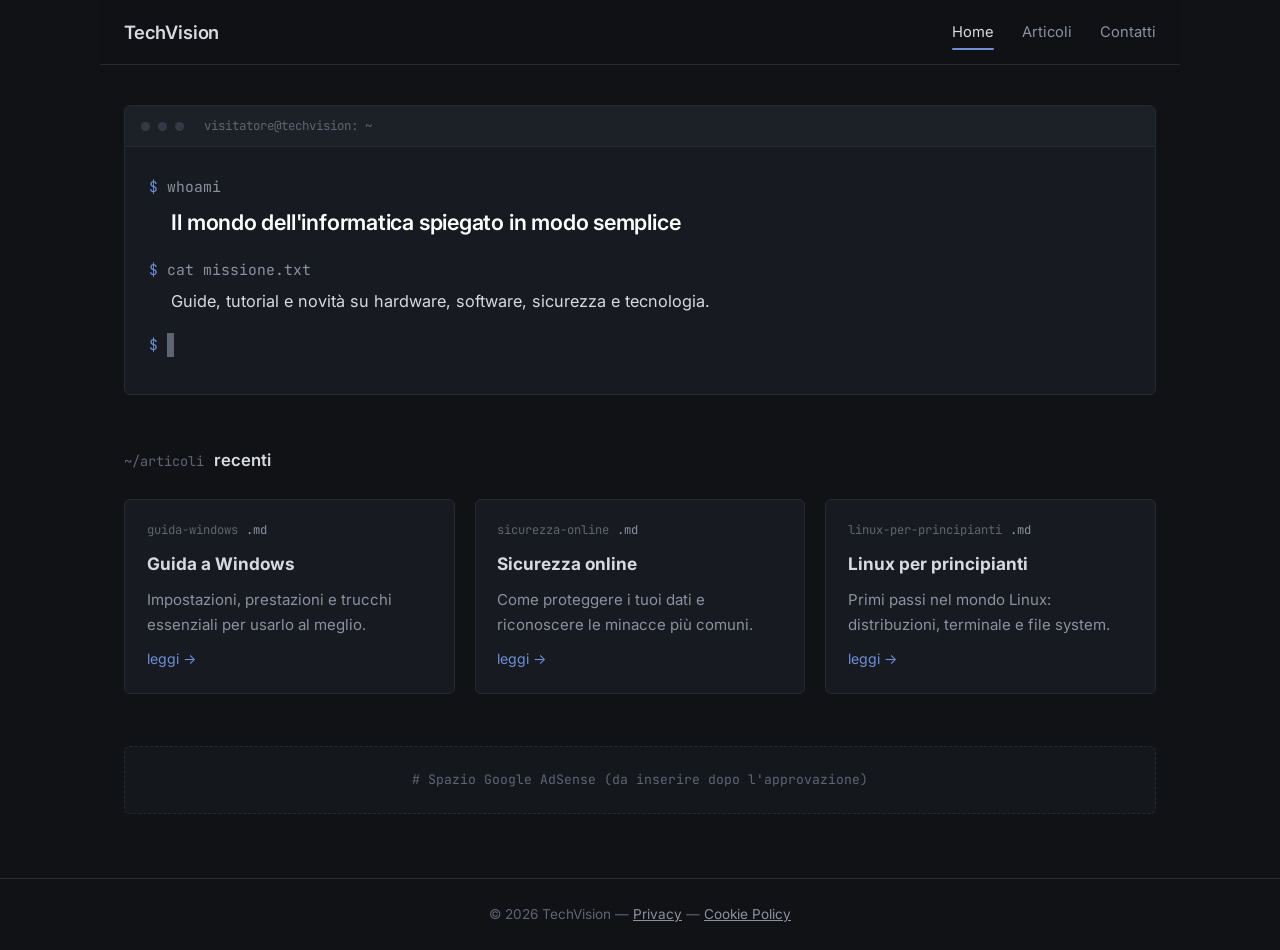
<file: index.html>
<!DOCTYPE html>
<html lang="it">
    <head>
        <meta charset="UTF-8">
        <meta name="viewport" content="width=device-width, initial-scale=1.0">
        <title>TechVision - Informatica e Tecnologia</title>
        <meta name="description" content="TechVision: guide, tutorial e novità su hardware, software, sicurezza e tecnologia, spiegati in modo semplice.">
        <link rel="icon" type="image/svg+xml" href="immagini/favicon.svg">
        <link rel="preconnect" href="https://fonts.googleapis.com">
        <link rel="preconnect" href="https://fonts.gstatic.com" crossorigin>
        <link href="https://fonts.googleapis.com/css2?family=JetBrains+Mono:wght@400;500;700&family=Inter:wght@400;500;600&display=swap" rel="stylesheet">
        <link rel="stylesheet" href="css/style.css">
    </head>
    <body>
        <header>
            <h1>TechVision</h1>
            <button class="nav-toggle" aria-expanded="false" aria-controls="main-nav">menu ☰</button>
            <nav id="main-nav">
                <a href="index.html" aria-current="page">Home</a>
                <a href="articoli.html">Articoli</a>
                <a href="contatti.html">Contatti</a>
            </nav>
        </header>

        <main>
            <section class="terminal hero" aria-label="Presentazione del sito">
                <div class="terminal-bar">
                    <span class="dot dot-red"></span>
                    <span class="dot dot-yellow"></span>
                    <span class="dot dot-green"></span>
                    <span class="terminal-title">visitatore@techvision: ~</span>
                </div>
                <div class="terminal-body">
                    <p class="line"><span class="prompt">$</span>whoami</p>
                    <p class="output lead">Il mondo dell'informatica spiegato in modo semplice</p>
                    <p class="line"><span class="prompt">$</span>cat missione.txt</p>
                    <p class="output">Guide, tutorial e novità su hardware, software, sicurezza e tecnologia.</p>
                    <p class="line"><span class="prompt">$</span><span class="cursor" aria-hidden="true">_</span></p>
                </div>
            </section>

            <section aria-labelledby="articoli-recenti">
                <div class="section-heading">
                    <span class="path">~/articoli</span>
                    <h2 id="articoli-recenti">recenti</h2>
                </div>
                <div class="cards">
                    <article class="card">
                        <div class="card-head"><span>guida-windows</span><span class="ext">.md</span></div>
                        <h3>Guida a Windows</h3>
                        <p>Impostazioni, prestazioni e trucchi essenziali per usarlo al meglio.</p>
                        <a class="read-more" href="articoli/guida-windows.html">leggi →</a>
                    </article>
                    <article class="card">
                        <div class="card-head"><span>sicurezza-online</span><span class="ext">.md</span></div>
                        <h3>Sicurezza online</h3>
                        <p>Come proteggere i tuoi dati e riconoscere le minacce più comuni.</p>
                        <a class="read-more" href="articoli/sicurezza-online.html">leggi →</a>
                    </article>
                    <article class="card">
                        <div class="card-head"><span>linux-per-principianti</span><span class="ext">.md</span></div>
                        <h3>Linux per principianti</h3>
                        <p>Primi passi nel mondo Linux: distribuzioni, terminale e file system.</p>
                        <a class="read-more" href="articoli/linux-per-principianti.html">leggi →</a>
                    </article>
                </div>
            </section>

            <div class="ads"># Spazio Google AdSense (da inserire dopo l'approvazione)</div>
        </main>

        <footer>© 2026 TechVision — <a href="privacy.html">Privacy</a> — <a href="cookie.html">Cookie Policy</a></footer>
        <script src="js/script.js"></script>
    </body>
</html>
</file>
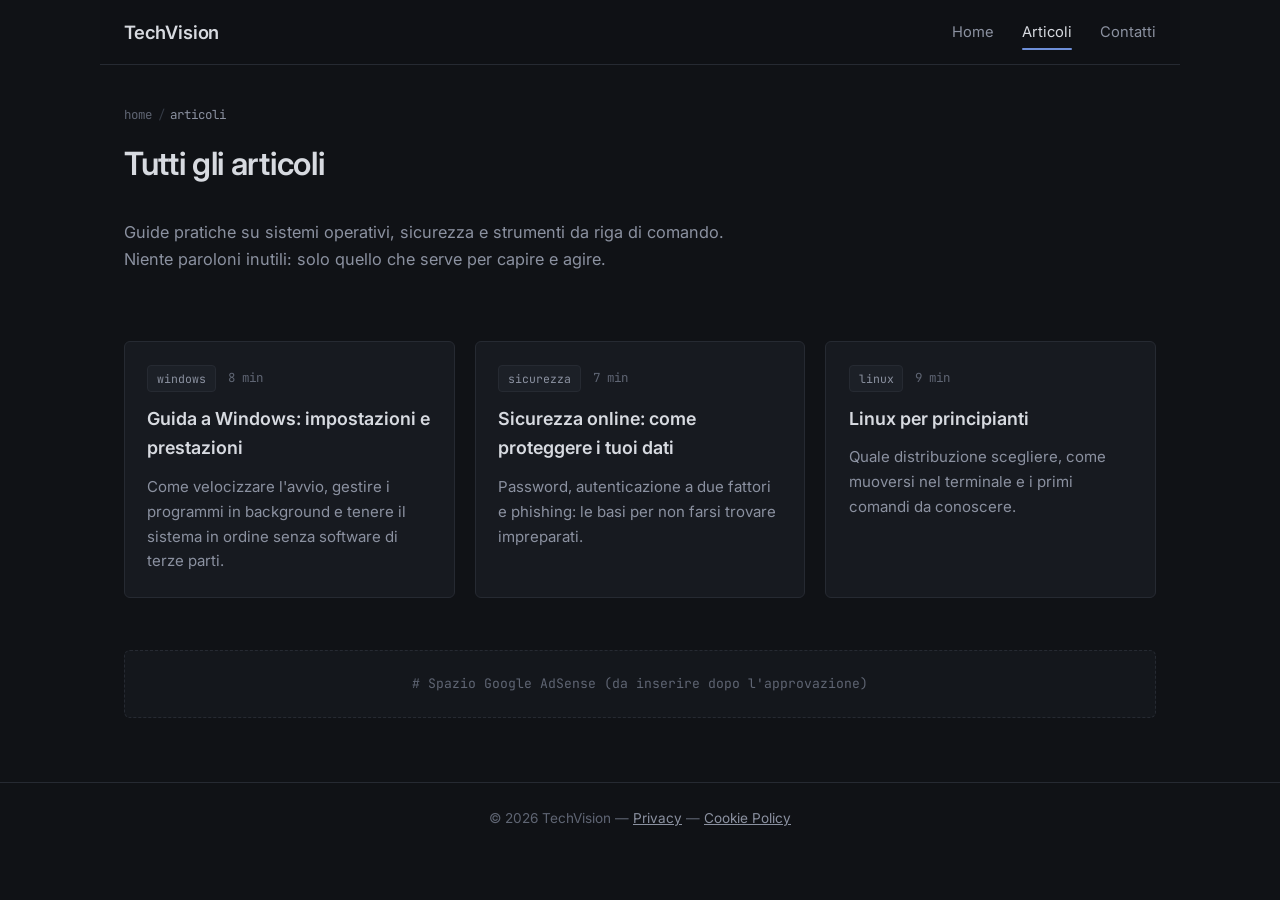
<file: articoli.html>
<!DOCTYPE html>
<html lang="it">
    <head>
        <meta charset="UTF-8">
        <meta name="viewport" content="width=device-width, initial-scale=1.0">
        <title>Articoli - TechVision</title>
        <meta name="description" content="Tutte le guide di TechVision su Windows, Linux e sicurezza informatica.">
        <link rel="icon" type="image/svg+xml" href="immagini/favicon.svg">
        <link rel="preconnect" href="https://fonts.googleapis.com">
        <link rel="preconnect" href="https://fonts.gstatic.com" crossorigin>
        <link href="https://fonts.googleapis.com/css2?family=JetBrains+Mono:wght@400;500;700&family=Inter:wght@400;500;600&display=swap" rel="stylesheet">
        <link rel="stylesheet" href="css/style.css">
    </head>
    <body>
        <header>
            <h1>TechVision</h1>
            <button class="nav-toggle" aria-expanded="false" aria-controls="main-nav">menu ☰</button>
            <nav id="main-nav">
                <a href="index.html">Home</a>
                <a href="articoli.html" aria-current="page">Articoli</a>
                <a href="contatti.html">Contatti</a>
            </nav>
        </header>

        <main>
            <section class="page-head">
                <p class="breadcrumb"><a href="index.html">home</a><span class="sep">/</span><span class="current">articoli</span></p>
                <h1>Tutti gli articoli</h1>
                <p class="lede">Guide pratiche su sistemi operativi, sicurezza e strumenti da riga di comando. Niente paroloni inutili: solo quello che serve per capire e agire.</p>
            </section>

            <section class="article-grid" aria-label="Elenco articoli">
                <article class="article-card">
                    <div class="meta-row"><span class="tag">windows</span><span>8 min</span></div>
                    <h3><a href="articoli/guida-windows.html">Guida a Windows: impostazioni e prestazioni</a></h3>
                    <p>Come velocizzare l'avvio, gestire i programmi in background e tenere il sistema in ordine senza software di terze parti.</p>
                </article>

                <article class="article-card">
                    <div class="meta-row"><span class="tag">sicurezza</span><span>7 min</span></div>
                    <h3><a href="articoli/sicurezza-online.html">Sicurezza online: come proteggere i tuoi dati</a></h3>
                    <p>Password, autenticazione a due fattori e phishing: le basi per non farsi trovare impreparati.</p>
                </article>

                <article class="article-card">
                    <div class="meta-row"><span class="tag">linux</span><span>9 min</span></div>
                    <h3><a href="articoli/linux-per-principianti.html">Linux per principianti</a></h3>
                    <p>Quale distribuzione scegliere, come muoversi nel terminale e i primi comandi da conoscere.</p>
                </article>
            </section>

            <div class="ads"># Spazio Google AdSense (da inserire dopo l'approvazione)</div>
        </main>

        <footer>© 2026 TechVision — <a href="privacy.html">Privacy</a> — <a href="cookie.html">Cookie Policy</a></footer>
        <script src="js/script.js"></script>
    </body>
</html>
</file>
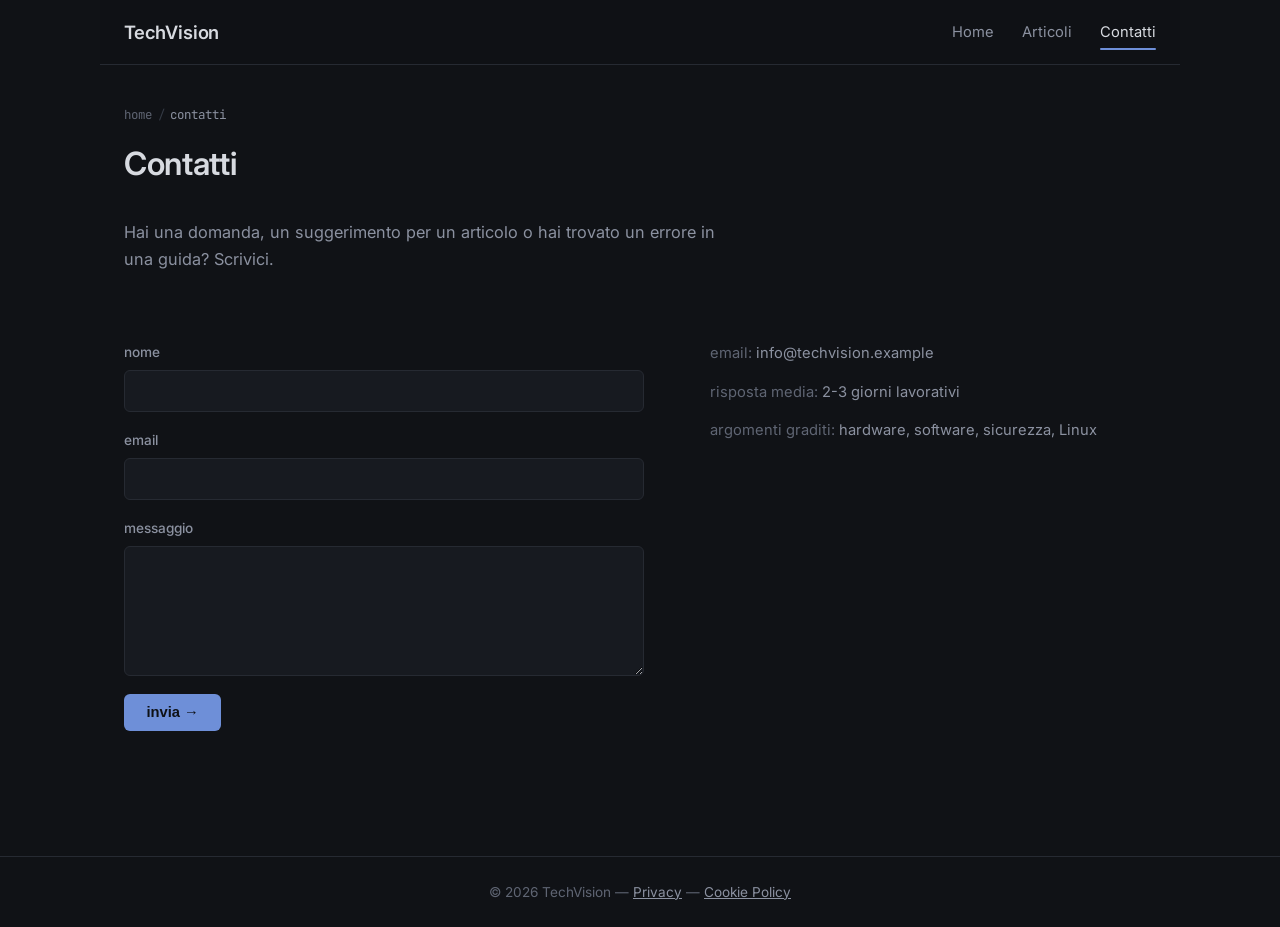
<file: contatti.html>
<!DOCTYPE html>
<html lang="it">
    <head>
        <meta charset="UTF-8">
        <meta name="viewport" content="width=device-width, initial-scale=1.0">
        <title>Contatti - TechVision</title>
        <meta name="description" content="Scrivi a TechVision per collaborazioni, segnalazioni o domande sugli articoli.">
        <link rel="icon" type="image/svg+xml" href="immagini/favicon.svg">
        <link rel="preconnect" href="https://fonts.googleapis.com">
        <link rel="preconnect" href="https://fonts.gstatic.com" crossorigin>
        <link href="https://fonts.googleapis.com/css2?family=JetBrains+Mono:wght@400;500;700&family=Inter:wght@400;500;600&display=swap" rel="stylesheet">
        <link rel="stylesheet" href="css/style.css">
    </head>
    <body>
        <header>
            <h1>TechVision</h1>
            <button class="nav-toggle" aria-expanded="false" aria-controls="main-nav">menu ☰</button>
            <nav id="main-nav">
                <a href="index.html">Home</a>
                <a href="articoli.html">Articoli</a>
                <a href="contatti.html" aria-current="page">Contatti</a>
            </nav>
        </header>

        <main>
            <section class="page-head">
                <p class="breadcrumb"><a href="index.html">home</a><span class="sep">/</span><span class="current">contatti</span></p>
                <h1>Contatti</h1>
                <p class="lede">Hai una domanda, un suggerimento per un articolo o hai trovato un errore in una guida? Scrivici.</p>
            </section>

            <div class="two-col">
                <form class="form" novalidate>
                    <div class="field">
                        <label for="nome">nome</label>
                        <input type="text" id="nome" name="nome" autocomplete="name" required>
                    </div>
                    <div class="field">
                        <label for="email">email</label>
                        <input type="email" id="email" name="email" autocomplete="email" required>
                    </div>
                    <div class="field">
                        <label for="messaggio">messaggio</label>
                        <textarea id="messaggio" name="messaggio" required></textarea>
                    </div>
                    <button type="submit" class="btn">invia →</button>
                    <p class="form-status" role="status" aria-live="polite"></p>
                </form>

                <aside class="contact-info">
                    <div class="item"><span>email:</span> info@techvision.example</div>
                    <div class="item"><span>risposta media:</span> 2-3 giorni lavorativi</div>
                    <div class="item"><span>argomenti graditi:</span> hardware, software, sicurezza, Linux</div>
                </aside>
            </div>
        </main>

        <footer>© 2026 TechVision — <a href="privacy.html">Privacy</a> — <a href="cookie.html">Cookie Policy</a></footer>
        <script src="js/script.js"></script>
    </body>
</html>
</file>
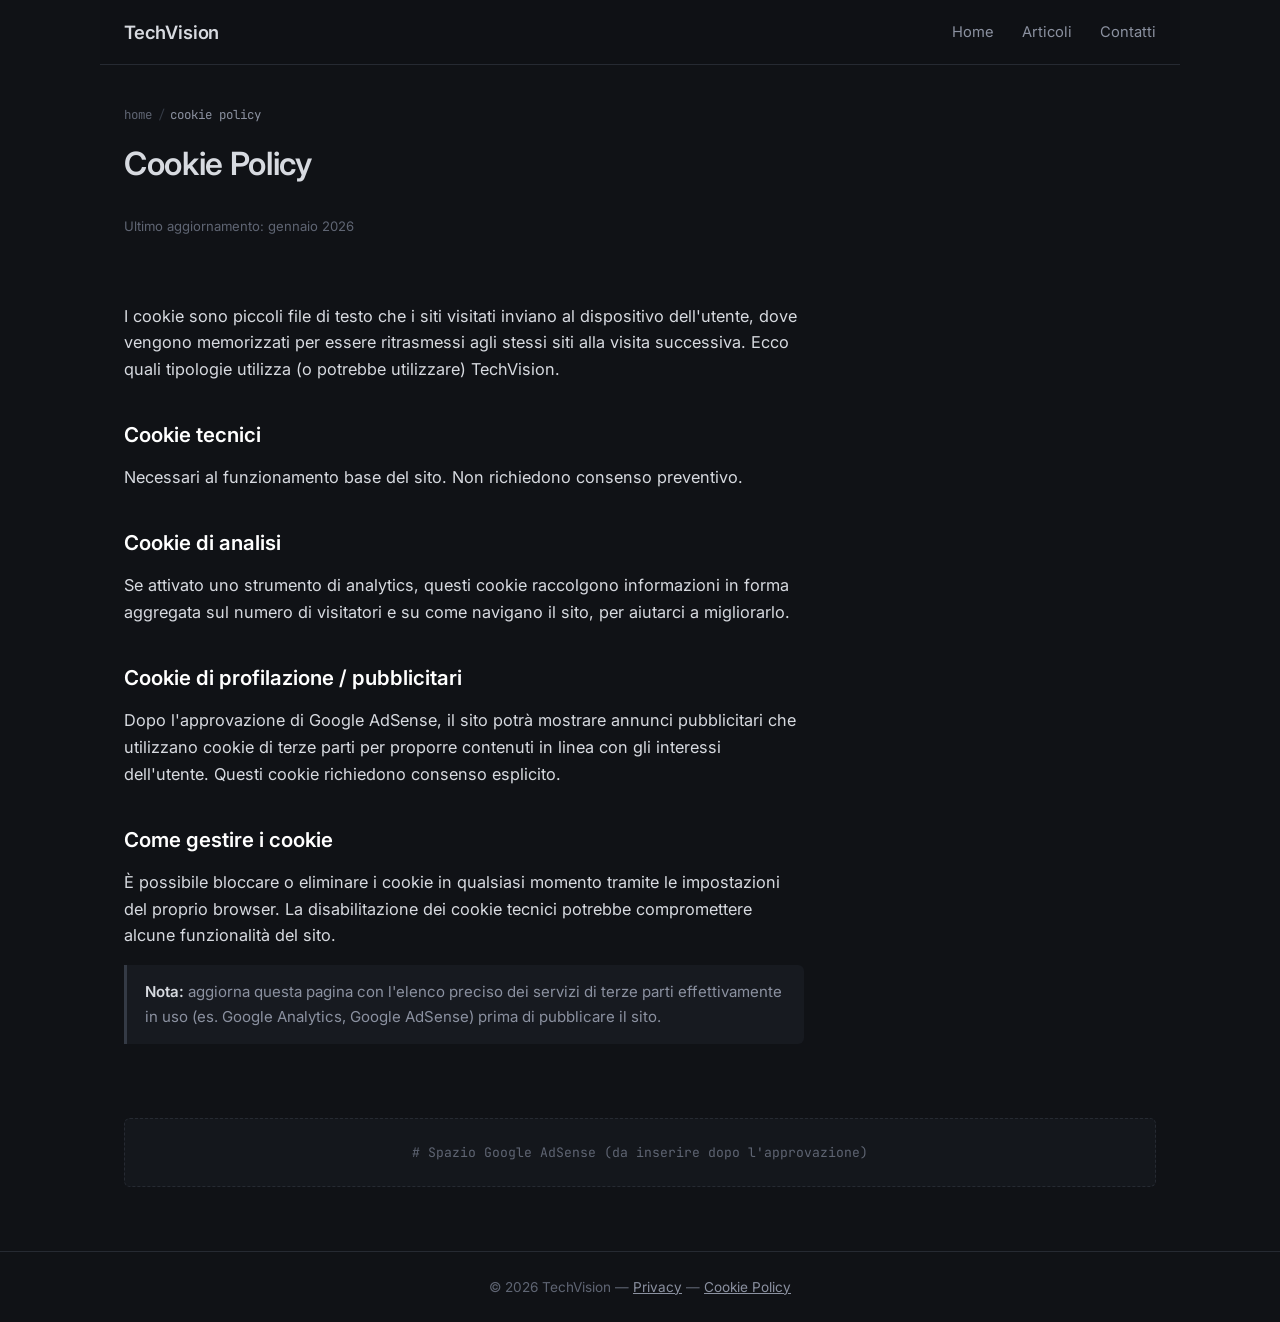
<file: cookie.html>
<!DOCTYPE html>
<html lang="it">
    <head>
        <meta charset="UTF-8">
        <meta name="viewport" content="width=device-width, initial-scale=1.0">
        <title>Cookie Policy - TechVision</title>
        <meta name="description" content="Informativa sui cookie utilizzati da TechVision.">
        <link rel="icon" type="image/svg+xml" href="immagini/favicon.svg">
        <link rel="preconnect" href="https://fonts.googleapis.com">
        <link rel="preconnect" href="https://fonts.gstatic.com" crossorigin>
        <link href="https://fonts.googleapis.com/css2?family=JetBrains+Mono:wght@400;500;700&family=Inter:wght@400;500;600&display=swap" rel="stylesheet">
        <link rel="stylesheet" href="css/style.css">
    </head>
    <body>
        <header>
            <h1>TechVision</h1>
            <button class="nav-toggle" aria-expanded="false" aria-controls="main-nav">menu ☰</button>
            <nav id="main-nav">
                <a href="index.html">Home</a>
                <a href="articoli.html">Articoli</a>
                <a href="contatti.html">Contatti</a>
            </nav>
        </header>

        <main>
            <section class="page-head legal">
                <p class="breadcrumb"><a href="index.html">home</a><span class="sep">/</span><span class="current">cookie policy</span></p>
                <h1>Cookie Policy</h1>
                <p class="updated">Ultimo aggiornamento: gennaio 2026</p>
            </section>

            <section class="prose legal">
                <p>I cookie sono piccoli file di testo che i siti visitati inviano al dispositivo dell'utente, dove vengono memorizzati per essere ritrasmessi agli stessi siti alla visita successiva. Ecco quali tipologie utilizza (o potrebbe utilizzare) TechVision.</p>

                <h2>Cookie tecnici</h2>
                <p>Necessari al funzionamento base del sito. Non richiedono consenso preventivo.</p>

                <h2>Cookie di analisi</h2>
                <p>Se attivato uno strumento di analytics, questi cookie raccolgono informazioni in forma aggregata sul numero di visitatori e su come navigano il sito, per aiutarci a migliorarlo.</p>

                <h2>Cookie di profilazione / pubblicitari</h2>
                <p>Dopo l'approvazione di Google AdSense, il sito potrà mostrare annunci pubblicitari che utilizzano cookie di terze parti per proporre contenuti in linea con gli interessi dell'utente. Questi cookie richiedono consenso esplicito.</p>

                <h2>Come gestire i cookie</h2>
                <p>È possibile bloccare o eliminare i cookie in qualsiasi momento tramite le impostazioni del proprio browser. La disabilitazione dei cookie tecnici potrebbe compromettere alcune funzionalità del sito.</p>

                <blockquote class="note"><strong>Nota:</strong> aggiorna questa pagina con l'elenco preciso dei servizi di terze parti effettivamente in uso (es. Google Analytics, Google AdSense) prima di pubblicare il sito.</blockquote>
            </section>

            <div class="ads"># Spazio Google AdSense (da inserire dopo l'approvazione)</div>
        </main>

        <footer>© 2026 TechVision — <a href="privacy.html">Privacy</a> — <a href="cookie.html">Cookie Policy</a></footer>
        <script src="js/script.js"></script>
    </body>
</html>
</file>
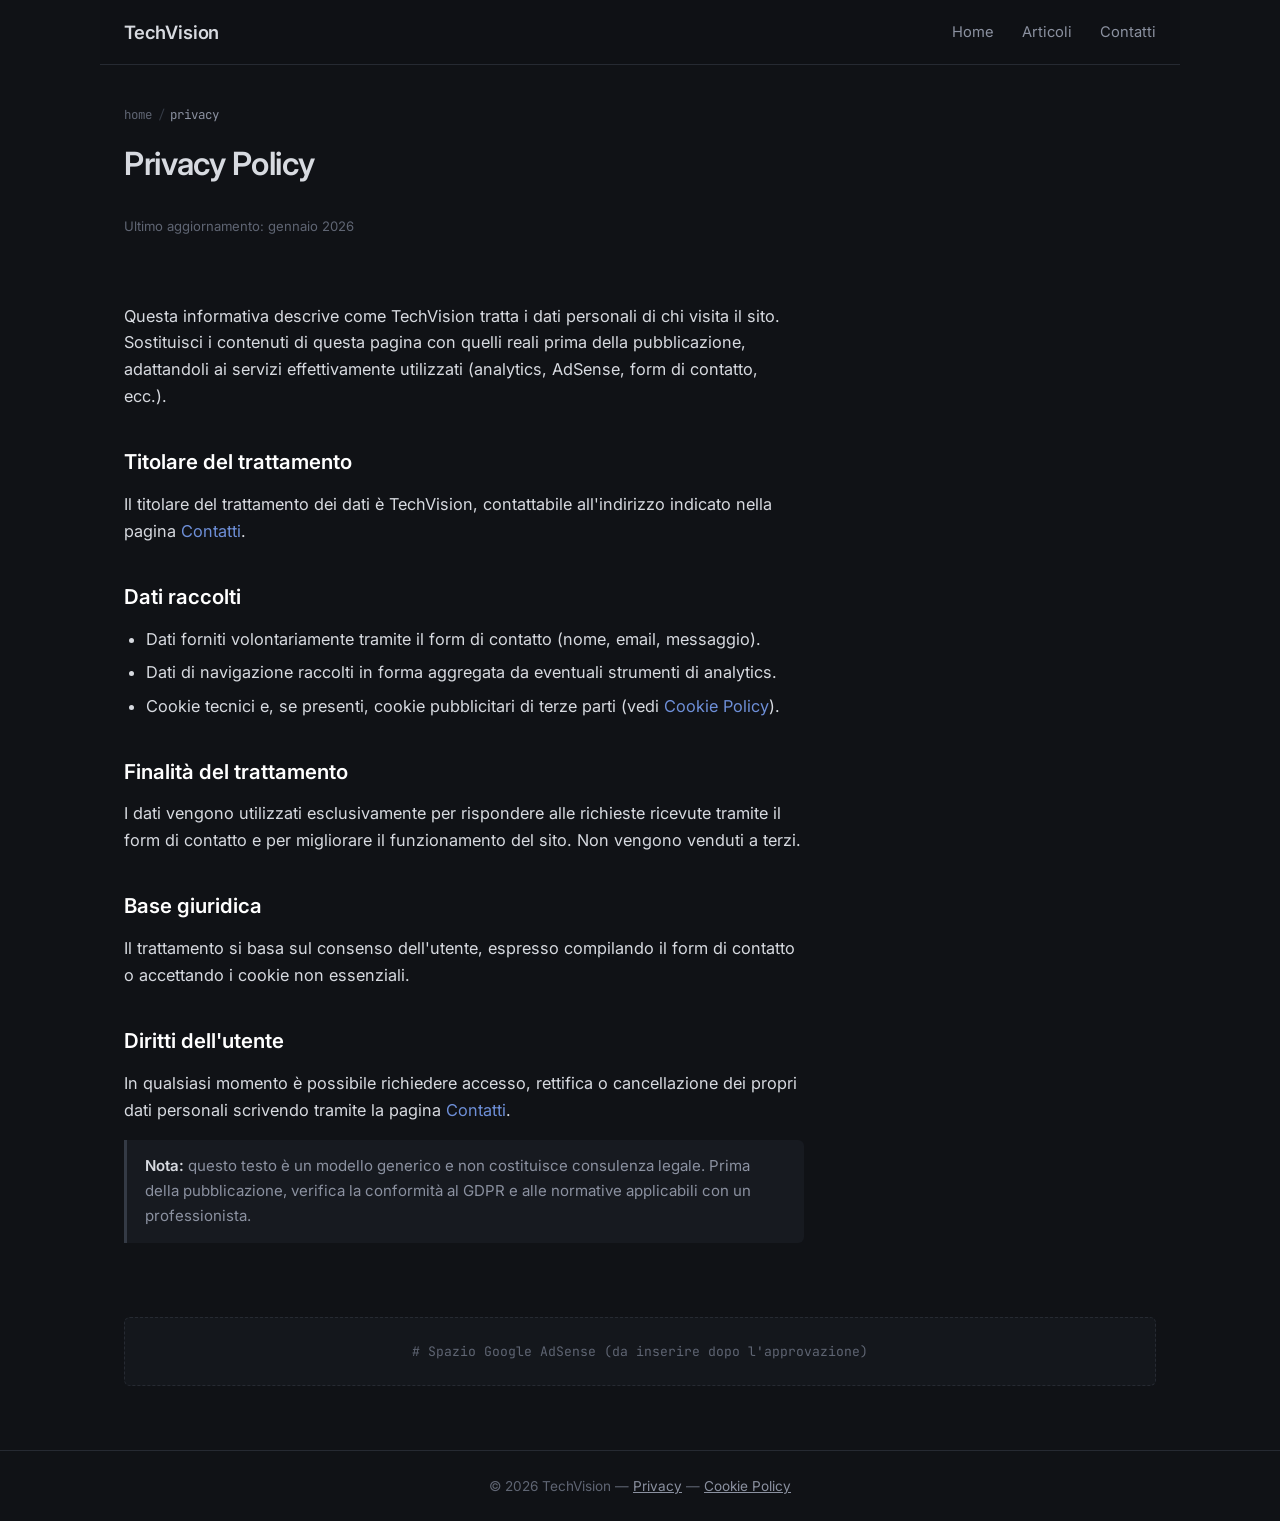
<file: privacy.html>
<!DOCTYPE html>
<html lang="it">
    <head>
        <meta charset="UTF-8">
        <meta name="viewport" content="width=device-width, initial-scale=1.0">
        <title>Privacy Policy - TechVision</title>
        <meta name="description" content="Informativa sulla privacy di TechVision.">
        <link rel="icon" type="image/svg+xml" href="immagini/favicon.svg">
        <link rel="preconnect" href="https://fonts.googleapis.com">
        <link rel="preconnect" href="https://fonts.gstatic.com" crossorigin>
        <link href="https://fonts.googleapis.com/css2?family=JetBrains+Mono:wght@400;500;700&family=Inter:wght@400;500;600&display=swap" rel="stylesheet">
        <link rel="stylesheet" href="css/style.css">
    </head>
    <body>
        <header>
            <h1>TechVision</h1>
            <button class="nav-toggle" aria-expanded="false" aria-controls="main-nav">menu ☰</button>
            <nav id="main-nav">
                <a href="index.html">Home</a>
                <a href="articoli.html">Articoli</a>
                <a href="contatti.html">Contatti</a>
            </nav>
        </header>

        <main>
            <section class="page-head legal">
                <p class="breadcrumb"><a href="index.html">home</a><span class="sep">/</span><span class="current">privacy</span></p>
                <h1>Privacy Policy</h1>
                <p class="updated">Ultimo aggiornamento: gennaio 2026</p>
            </section>

            <section class="prose legal">
                <p>Questa informativa descrive come TechVision tratta i dati personali di chi visita il sito. Sostituisci i contenuti di questa pagina con quelli reali prima della pubblicazione, adattandoli ai servizi effettivamente utilizzati (analytics, AdSense, form di contatto, ecc.).</p>

                <h2>Titolare del trattamento</h2>
                <p>Il titolare del trattamento dei dati è TechVision, contattabile all'indirizzo indicato nella pagina <a href="contatti.html">Contatti</a>.</p>

                <h2>Dati raccolti</h2>
                <ul>
                    <li>Dati forniti volontariamente tramite il form di contatto (nome, email, messaggio).</li>
                    <li>Dati di navigazione raccolti in forma aggregata da eventuali strumenti di analytics.</li>
                    <li>Cookie tecnici e, se presenti, cookie pubblicitari di terze parti (vedi <a href="cookie.html">Cookie Policy</a>).</li>
                </ul>

                <h2>Finalità del trattamento</h2>
                <p>I dati vengono utilizzati esclusivamente per rispondere alle richieste ricevute tramite il form di contatto e per migliorare il funzionamento del sito. Non vengono venduti a terzi.</p>

                <h2>Base giuridica</h2>
                <p>Il trattamento si basa sul consenso dell'utente, espresso compilando il form di contatto o accettando i cookie non essenziali.</p>

                <h2>Diritti dell'utente</h2>
                <p>In qualsiasi momento è possibile richiedere accesso, rettifica o cancellazione dei propri dati personali scrivendo tramite la pagina <a href="contatti.html">Contatti</a>.</p>

                <blockquote class="note"><strong>Nota:</strong> questo testo è un modello generico e non costituisce consulenza legale. Prima della pubblicazione, verifica la conformità al GDPR e alle normative applicabili con un professionista.</blockquote>
            </section>

            <div class="ads"># Spazio Google AdSense (da inserire dopo l'approvazione)</div>
        </main>

        <footer>© 2026 TechVision — <a href="privacy.html">Privacy</a> — <a href="cookie.html">Cookie Policy</a></footer>
        <script src="js/script.js"></script>
    </body>
</html>
</file>
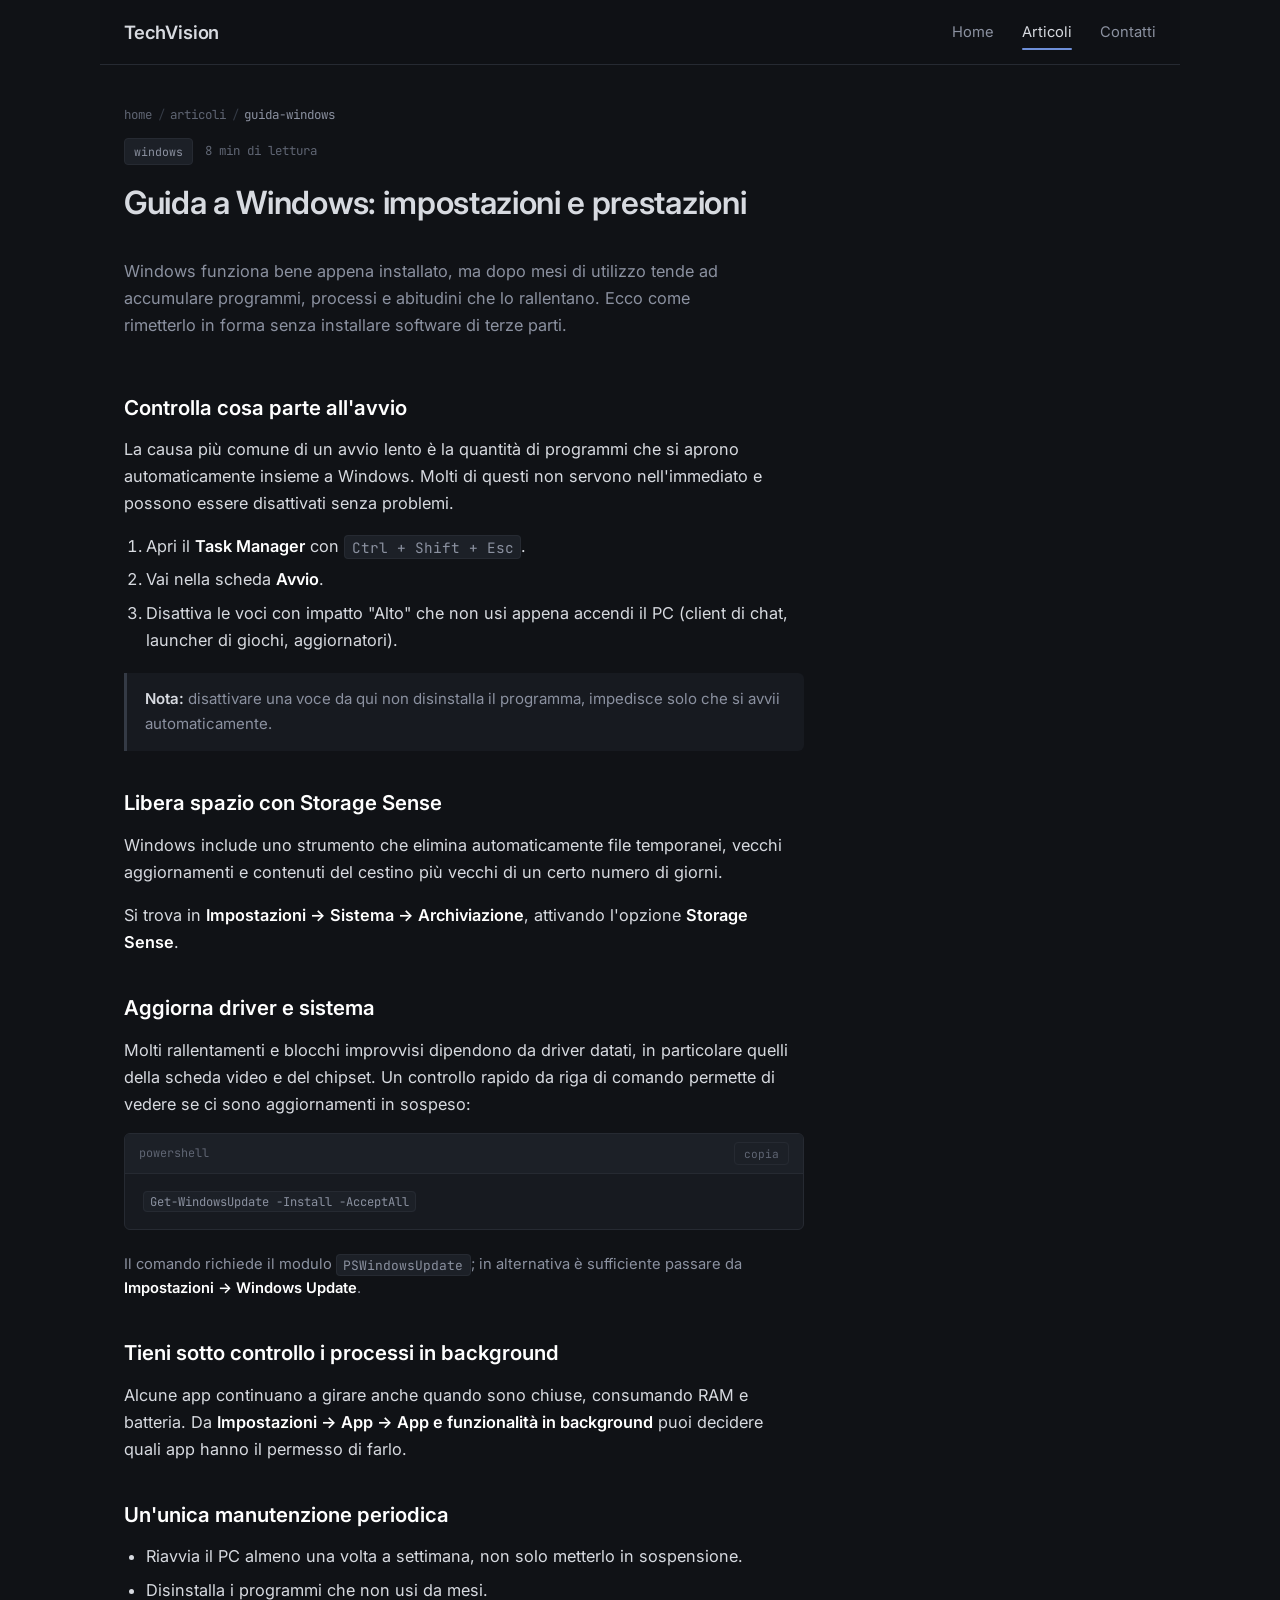
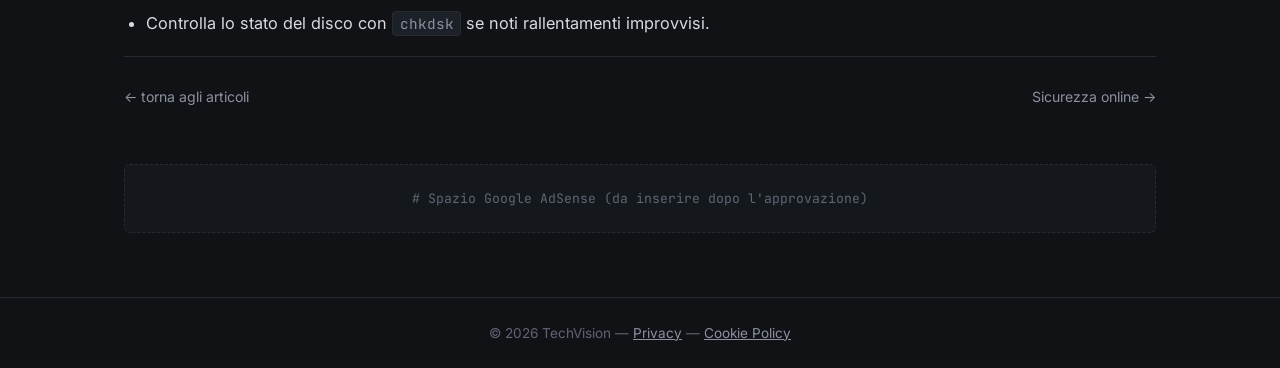
<file: articoli/guida-windows.html>
<!DOCTYPE html>
<html lang="it">
    <head>
        <meta charset="UTF-8">
        <meta name="viewport" content="width=device-width, initial-scale=1.0">
        <title>Guida a Windows: impostazioni e prestazioni - TechVision</title>
        <meta name="description" content="Come velocizzare l'avvio, gestire i programmi in background e tenere Windows in ordine senza software di terze parti.">
        <link rel="icon" type="image/svg+xml" href="../immagini/favicon.svg">
        <link rel="preconnect" href="https://fonts.googleapis.com">
        <link rel="preconnect" href="https://fonts.gstatic.com" crossorigin>
        <link href="https://fonts.googleapis.com/css2?family=JetBrains+Mono:wght@400;500;700&family=Inter:wght@400;500;600&display=swap" rel="stylesheet">
        <link rel="stylesheet" href="../css/style.css">
    </head>
    <body>
        <header>
            <h1>TechVision</h1>
            <button class="nav-toggle" aria-expanded="false" aria-controls="main-nav">menu ☰</button>
            <nav id="main-nav">
                <a href="../index.html">Home</a>
                <a href="../articoli.html" aria-current="page">Articoli</a>
                <a href="../contatti.html">Contatti</a>
            </nav>
        </header>

        <main>
            <article>
                <div class="page-head">
                    <p class="breadcrumb"><a href="../index.html">home</a><span class="sep">/</span><a href="../articoli.html">articoli</a><span class="sep">/</span><span class="current">guida-windows</span></p>
                    <div class="meta-row"><span class="tag">windows</span><span>8 min di lettura</span></div>
                    <h1>Guida a Windows: impostazioni e prestazioni</h1>
                    <p class="lede">Windows funziona bene appena installato, ma dopo mesi di utilizzo tende ad accumulare programmi, processi e abitudini che lo rallentano. Ecco come rimetterlo in forma senza installare software di terze parti.</p>
                </div>

                <div class="prose">
                    <h2>Controlla cosa parte all'avvio</h2>
                    <p>La causa più comune di un avvio lento è la quantità di programmi che si aprono automaticamente insieme a Windows. Molti di questi non servono nell'immediato e possono essere disattivati senza problemi.</p>
                    <ol>
                        <li>Apri il <strong>Task Manager</strong> con <code>Ctrl + Shift + Esc</code>.</li>
                        <li>Vai nella scheda <strong>Avvio</strong>.</li>
                        <li>Disattiva le voci con impatto "Alto" che non usi appena accendi il PC (client di chat, launcher di giochi, aggiornatori).</li>
                    </ol>
                    <blockquote class="note"><strong>Nota:</strong> disattivare una voce da qui non disinstalla il programma, impedisce solo che si avvii automaticamente.</blockquote>

                    <h2>Libera spazio con Storage Sense</h2>
                    <p>Windows include uno strumento che elimina automaticamente file temporanei, vecchi aggiornamenti e contenuti del cestino più vecchi di un certo numero di giorni.</p>
                    <p>Si trova in <strong>Impostazioni → Sistema → Archiviazione</strong>, attivando l'opzione <strong>Storage Sense</strong>.</p>

                    <h2>Aggiorna driver e sistema</h2>
                    <p>Molti rallentamenti e blocchi improvvisi dipendono da driver datati, in particolare quelli della scheda video e del chipset. Un controllo rapido da riga di comando permette di vedere se ci sono aggiornamenti in sospeso:</p>

                    <div class="code-block">
                        <div class="code-bar"><span>powershell</span><button class="copy-btn" type="button">copia</button></div>
                        <pre><code>Get-WindowsUpdate -Install -AcceptAll</code></pre>
                    </div>
                    <p class="muted">Il comando richiede il modulo <code>PSWindowsUpdate</code>; in alternativa è sufficiente passare da <strong>Impostazioni → Windows Update</strong>.</p>

                    <h2>Tieni sotto controllo i processi in background</h2>
                    <p>Alcune app continuano a girare anche quando sono chiuse, consumando RAM e batteria. Da <strong>Impostazioni → App → App e funzionalità in background</strong> puoi decidere quali app hanno il permesso di farlo.</p>

                    <h2>Un'unica manutenzione periodica</h2>
                    <ul>
                        <li>Riavvia il PC almeno una volta a settimana, non solo metterlo in sospensione.</li>
                        <li>Disinstalla i programmi che non usi da mesi.</li>
                        <li>Controlla lo stato del disco con <code>chkdsk</code> se noti rallentamenti improvvisi.</li>
                    </ul>
                </div>

                <nav class="article-nav">
                    <a href="../articoli.html">← torna agli articoli</a>
                    <a href="sicurezza-online.html">Sicurezza online →</a>
                </nav>
            </article>

            <div class="ads"># Spazio Google AdSense (da inserire dopo l'approvazione)</div>
        </main>

        <footer>© 2026 TechVision — <a href="../privacy.html">Privacy</a> — <a href="../cookie.html">Cookie Policy</a></footer>
        <script src="../js/script.js"></script>
    </body>
</html>
</file>
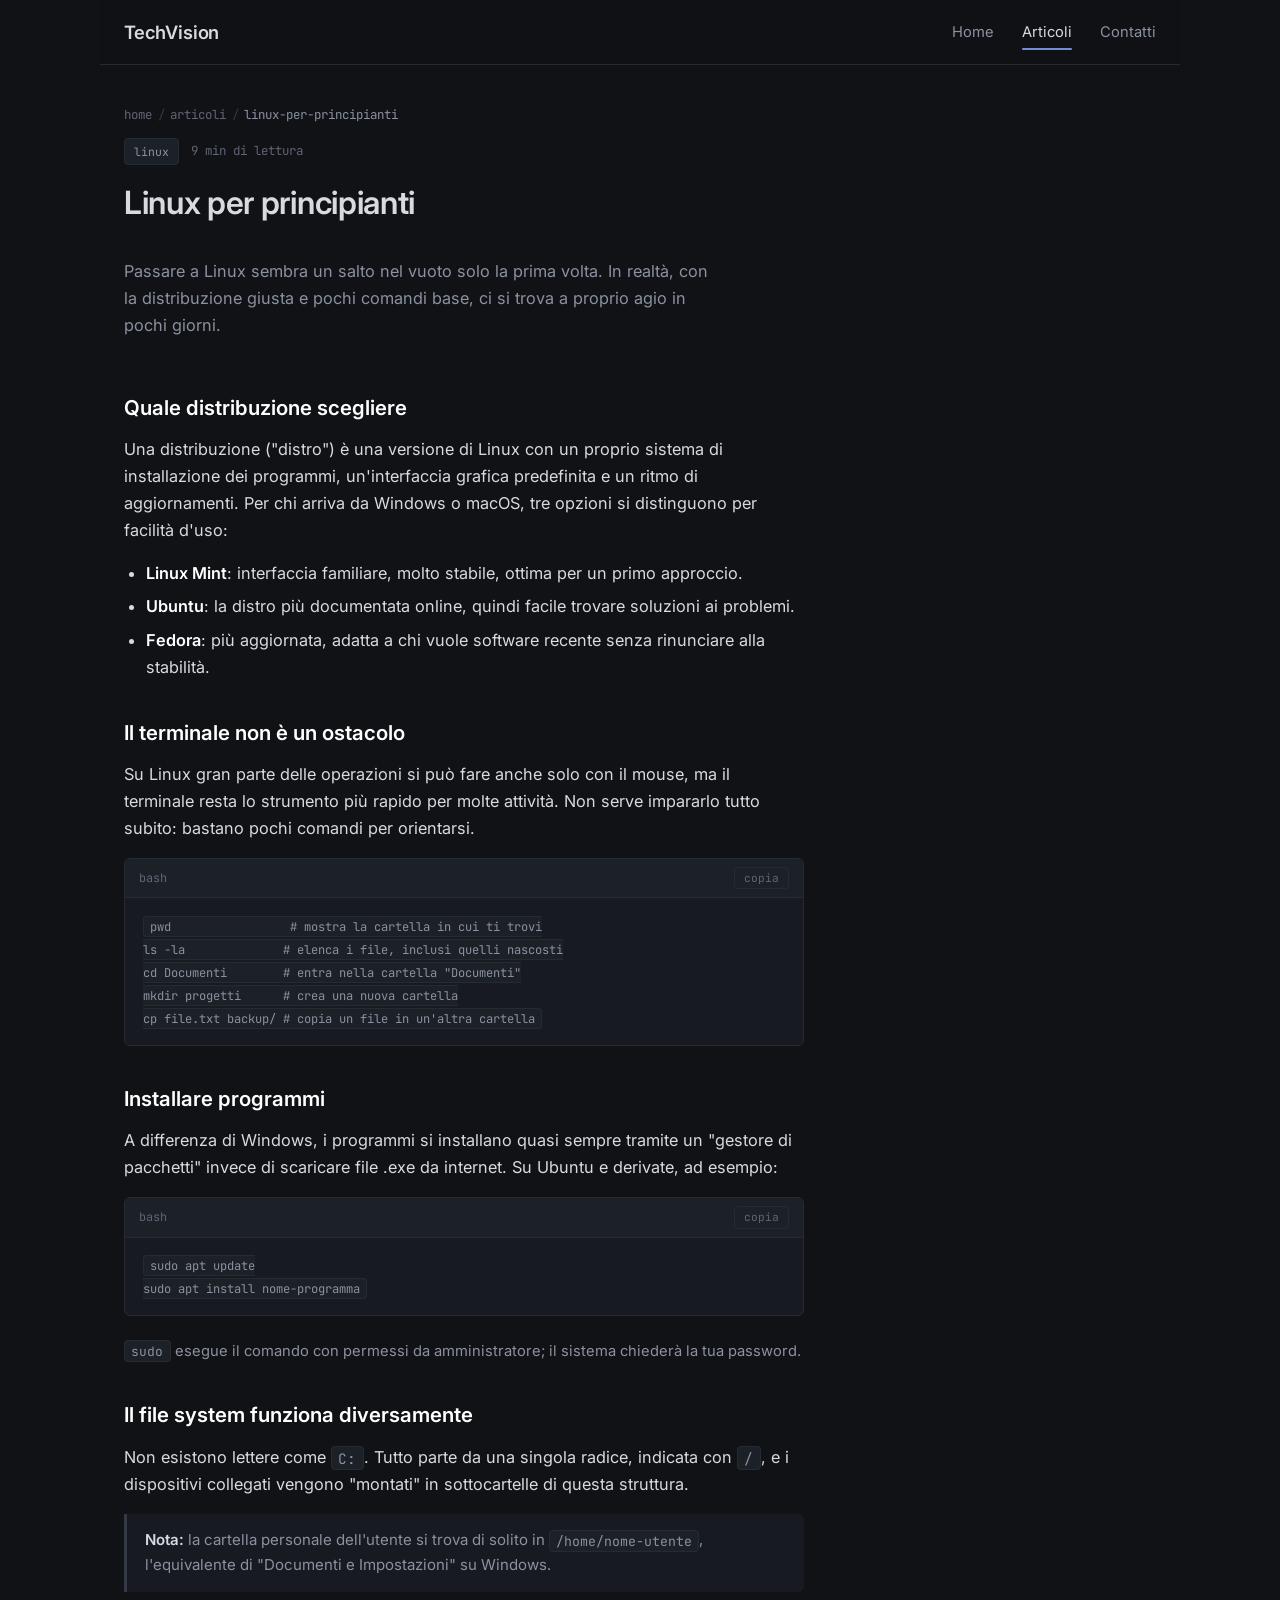
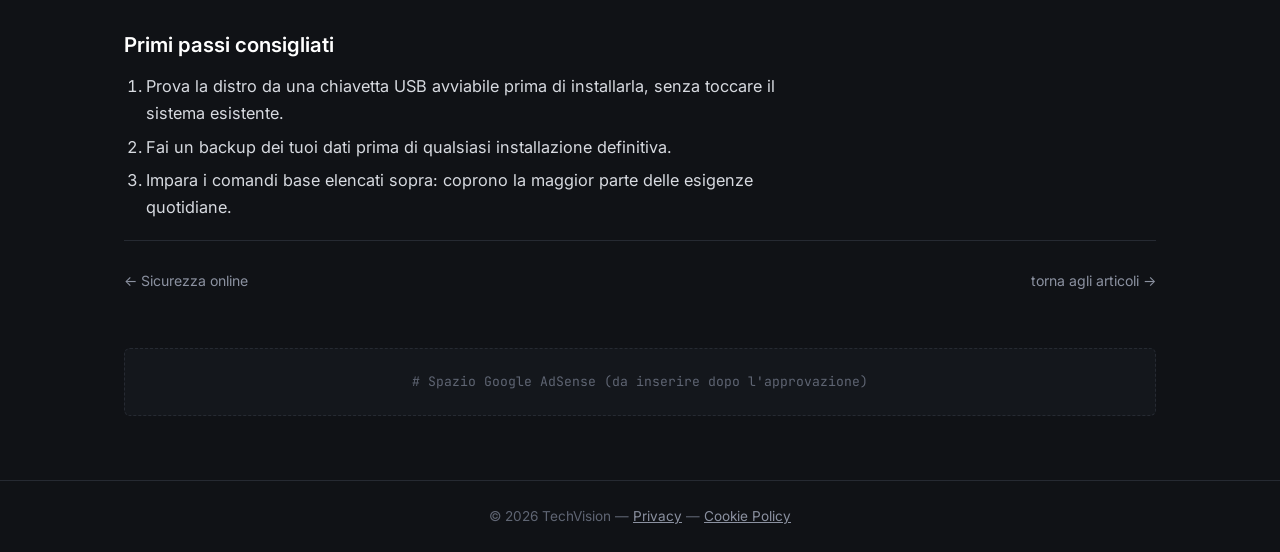
<file: articoli/linux-per-principianti.html>
<!DOCTYPE html>
<html lang="it">
    <head>
        <meta charset="UTF-8">
        <meta name="viewport" content="width=device-width, initial-scale=1.0">
        <title>Linux per principianti - TechVision</title>
        <meta name="description" content="Quale distribuzione Linux scegliere, come muoversi nel terminale e i primi comandi da conoscere.">
        <link rel="icon" type="image/svg+xml" href="../immagini/favicon.svg">
        <link rel="preconnect" href="https://fonts.googleapis.com">
        <link rel="preconnect" href="https://fonts.gstatic.com" crossorigin>
        <link href="https://fonts.googleapis.com/css2?family=JetBrains+Mono:wght@400;500;700&family=Inter:wght@400;500;600&display=swap" rel="stylesheet">
        <link rel="stylesheet" href="../css/style.css">
    </head>
    <body>
        <header>
            <h1>TechVision</h1>
            <button class="nav-toggle" aria-expanded="false" aria-controls="main-nav">menu ☰</button>
            <nav id="main-nav">
                <a href="../index.html">Home</a>
                <a href="../articoli.html" aria-current="page">Articoli</a>
                <a href="../contatti.html">Contatti</a>
            </nav>
        </header>

        <main>
            <article>
                <div class="page-head">
                    <p class="breadcrumb"><a href="../index.html">home</a><span class="sep">/</span><a href="../articoli.html">articoli</a><span class="sep">/</span><span class="current">linux-per-principianti</span></p>
                    <div class="meta-row"><span class="tag">linux</span><span>9 min di lettura</span></div>
                    <h1>Linux per principianti</h1>
                    <p class="lede">Passare a Linux sembra un salto nel vuoto solo la prima volta. In realtà, con la distribuzione giusta e pochi comandi base, ci si trova a proprio agio in pochi giorni.</p>
                </div>

                <div class="prose">
                    <h2>Quale distribuzione scegliere</h2>
                    <p>Una distribuzione ("distro") è una versione di Linux con un proprio sistema di installazione dei programmi, un'interfaccia grafica predefinita e un ritmo di aggiornamenti. Per chi arriva da Windows o macOS, tre opzioni si distinguono per facilità d'uso:</p>
                    <ul>
                        <li><strong>Linux Mint</strong>: interfaccia familiare, molto stabile, ottima per un primo approccio.</li>
                        <li><strong>Ubuntu</strong>: la distro più documentata online, quindi facile trovare soluzioni ai problemi.</li>
                        <li><strong>Fedora</strong>: più aggiornata, adatta a chi vuole software recente senza rinunciare alla stabilità.</li>
                    </ul>

                    <h2>Il terminale non è un ostacolo</h2>
                    <p>Su Linux gran parte delle operazioni si può fare anche solo con il mouse, ma il terminale resta lo strumento più rapido per molte attività. Non serve impararlo tutto subito: bastano pochi comandi per orientarsi.</p>

                    <div class="code-block">
                        <div class="code-bar"><span>bash</span><button class="copy-btn" type="button">copia</button></div>
                        <pre><code>pwd                 # mostra la cartella in cui ti trovi
ls -la              # elenca i file, inclusi quelli nascosti
cd Documenti        # entra nella cartella "Documenti"
mkdir progetti      # crea una nuova cartella
cp file.txt backup/ # copia un file in un'altra cartella</code></pre>
                    </div>

                    <h2>Installare programmi</h2>
                    <p>A differenza di Windows, i programmi si installano quasi sempre tramite un "gestore di pacchetti" invece di scaricare file .exe da internet. Su Ubuntu e derivate, ad esempio:</p>
                    <div class="code-block">
                        <div class="code-bar"><span>bash</span><button class="copy-btn" type="button">copia</button></div>
                        <pre><code>sudo apt update
sudo apt install nome-programma</code></pre>
                    </div>
                    <p class="muted"><code>sudo</code> esegue il comando con permessi da amministratore; il sistema chiederà la tua password.</p>

                    <h2>Il file system funziona diversamente</h2>
                    <p>Non esistono lettere come <code>C:</code>. Tutto parte da una singola radice, indicata con <code>/</code>, e i dispositivi collegati vengono "montati" in sottocartelle di questa struttura.</p>
                    <blockquote class="note"><strong>Nota:</strong> la cartella personale dell'utente si trova di solito in <code>/home/nome-utente</code>, l'equivalente di "Documenti e Impostazioni" su Windows.</blockquote>

                    <h2>Primi passi consigliati</h2>
                    <ol>
                        <li>Prova la distro da una chiavetta USB avviabile prima di installarla, senza toccare il sistema esistente.</li>
                        <li>Fai un backup dei tuoi dati prima di qualsiasi installazione definitiva.</li>
                        <li>Impara i comandi base elencati sopra: coprono la maggior parte delle esigenze quotidiane.</li>
                    </ol>
                </div>

                <nav class="article-nav">
                    <a href="sicurezza-online.html">← Sicurezza online</a>
                    <a href="../articoli.html">torna agli articoli →</a>
                </nav>
            </article>

            <div class="ads"># Spazio Google AdSense (da inserire dopo l'approvazione)</div>
        </main>

        <footer>© 2026 TechVision — <a href="../privacy.html">Privacy</a> — <a href="../cookie.html">Cookie Policy</a></footer>
        <script src="../js/script.js"></script>
    </body>
</html>
</file>
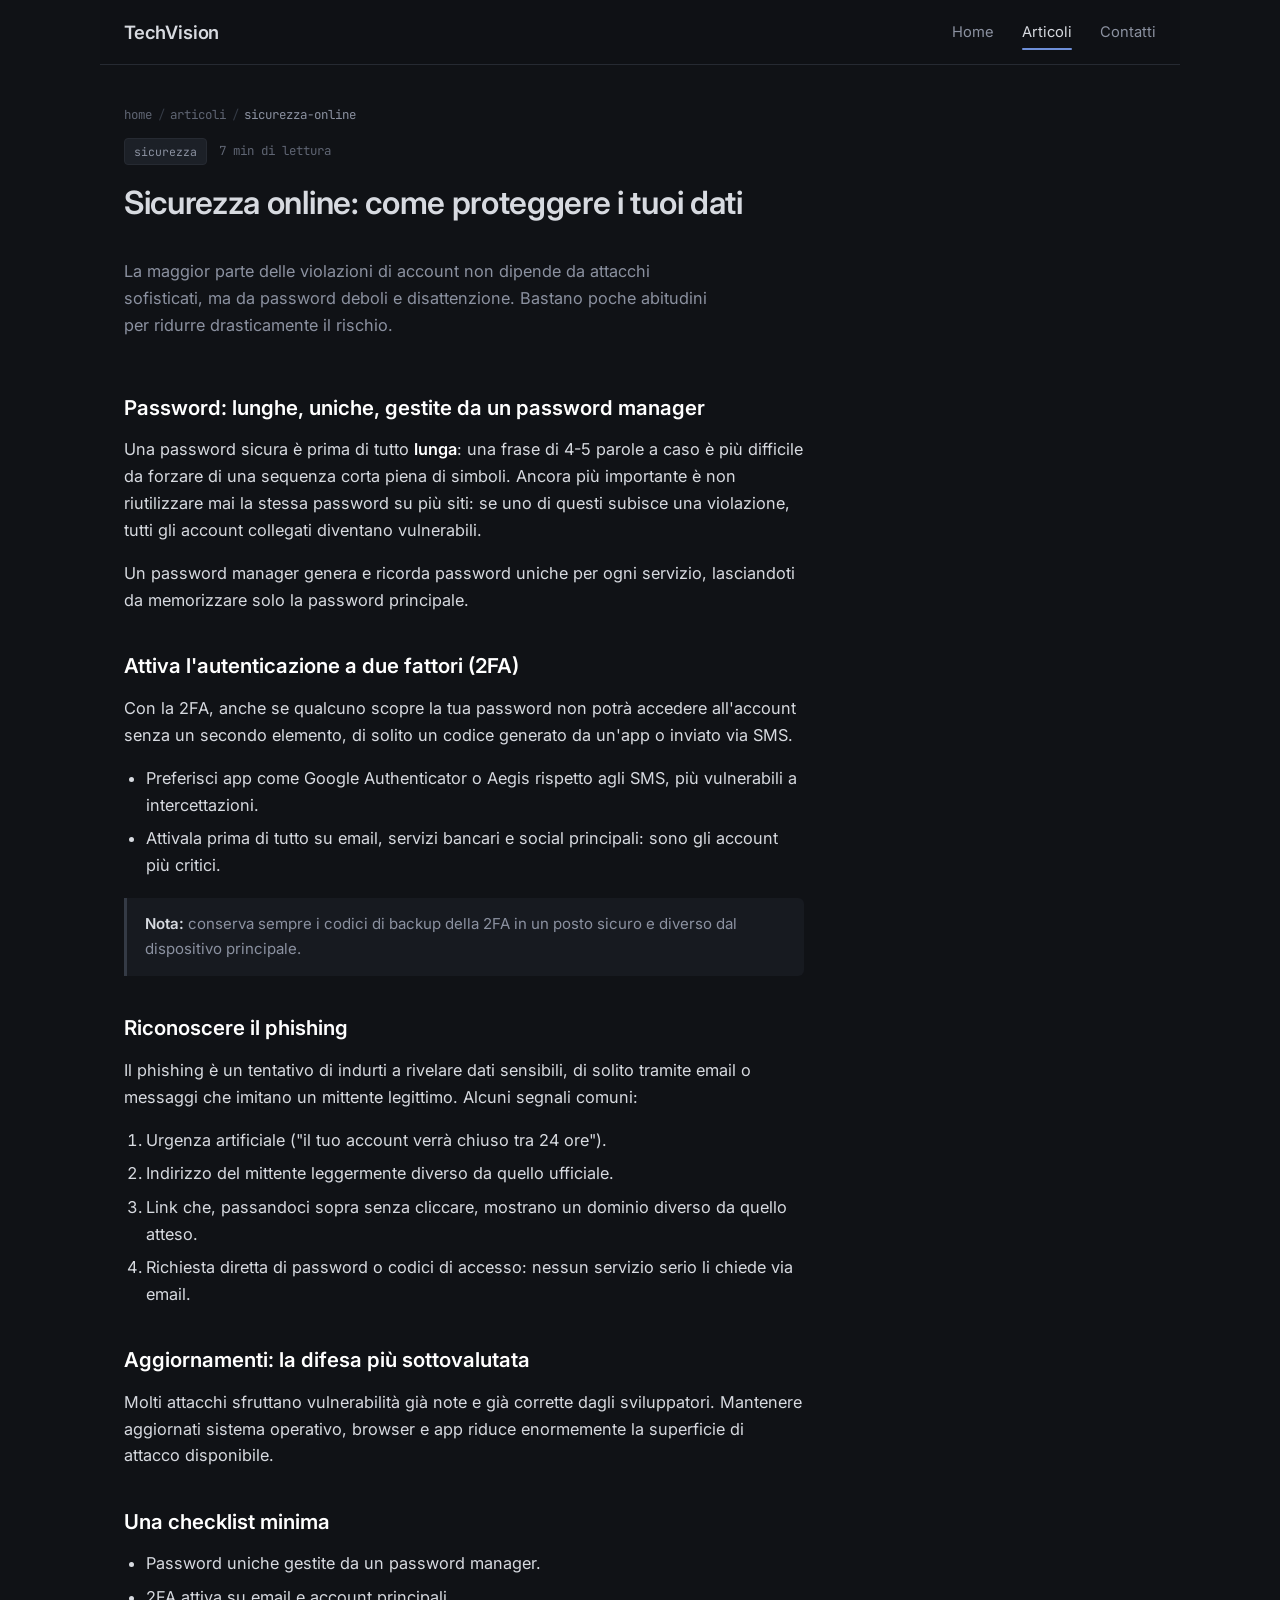
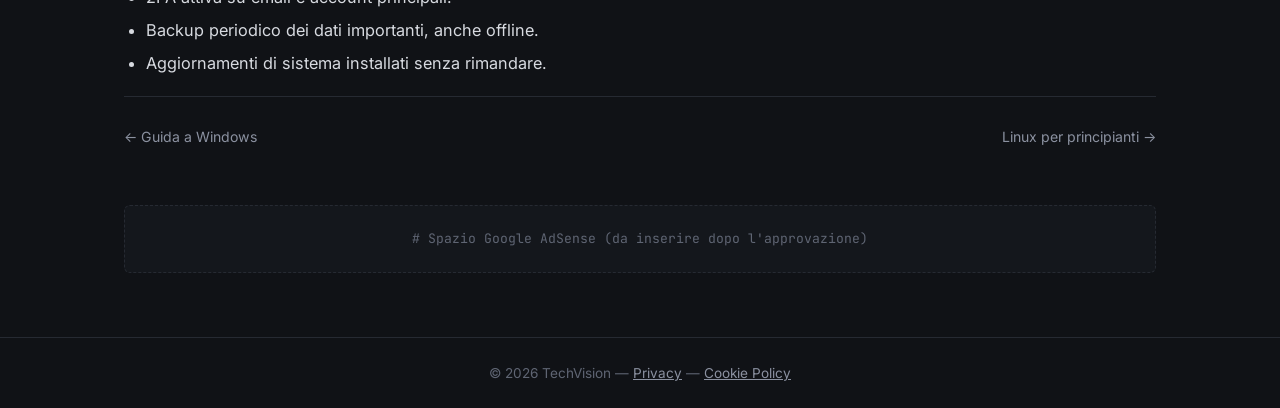
<file: articoli/sicurezza-online.html>
<!DOCTYPE html>
<html lang="it">
    <head>
        <meta charset="UTF-8">
        <meta name="viewport" content="width=device-width, initial-scale=1.0">
        <title>Sicurezza online: come proteggere i tuoi dati - TechVision</title>
        <meta name="description" content="Password, autenticazione a due fattori e phishing: le basi per proteggere i tuoi dati online.">
        <link rel="icon" type="image/svg+xml" href="../immagini/favicon.svg">
        <link rel="preconnect" href="https://fonts.googleapis.com">
        <link rel="preconnect" href="https://fonts.gstatic.com" crossorigin>
        <link href="https://fonts.googleapis.com/css2?family=JetBrains+Mono:wght@400;500;700&family=Inter:wght@400;500;600&display=swap" rel="stylesheet">
        <link rel="stylesheet" href="../css/style.css">
    </head>
    <body>
        <header>
            <h1>TechVision</h1>
            <button class="nav-toggle" aria-expanded="false" aria-controls="main-nav">menu ☰</button>
            <nav id="main-nav">
                <a href="../index.html">Home</a>
                <a href="../articoli.html" aria-current="page">Articoli</a>
                <a href="../contatti.html">Contatti</a>
            </nav>
        </header>

        <main>
            <article>
                <div class="page-head">
                    <p class="breadcrumb"><a href="../index.html">home</a><span class="sep">/</span><a href="../articoli.html">articoli</a><span class="sep">/</span><span class="current">sicurezza-online</span></p>
                    <div class="meta-row"><span class="tag">sicurezza</span><span>7 min di lettura</span></div>
                    <h1>Sicurezza online: come proteggere i tuoi dati</h1>
                    <p class="lede">La maggior parte delle violazioni di account non dipende da attacchi sofisticati, ma da password deboli e disattenzione. Bastano poche abitudini per ridurre drasticamente il rischio.</p>
                </div>

                <div class="prose">
                    <h2>Password: lunghe, uniche, gestite da un password manager</h2>
                    <p>Una password sicura è prima di tutto <strong>lunga</strong>: una frase di 4-5 parole a caso è più difficile da forzare di una sequenza corta piena di simboli. Ancora più importante è non riutilizzare mai la stessa password su più siti: se uno di questi subisce una violazione, tutti gli account collegati diventano vulnerabili.</p>
                    <p>Un password manager genera e ricorda password uniche per ogni servizio, lasciandoti da memorizzare solo la password principale.</p>

                    <h2>Attiva l'autenticazione a due fattori (2FA)</h2>
                    <p>Con la 2FA, anche se qualcuno scopre la tua password non potrà accedere all'account senza un secondo elemento, di solito un codice generato da un'app o inviato via SMS.</p>
                    <ul>
                        <li>Preferisci app come Google Authenticator o Aegis rispetto agli SMS, più vulnerabili a intercettazioni.</li>
                        <li>Attivala prima di tutto su email, servizi bancari e social principali: sono gli account più critici.</li>
                    </ul>
                    <blockquote class="note"><strong>Nota:</strong> conserva sempre i codici di backup della 2FA in un posto sicuro e diverso dal dispositivo principale.</blockquote>

                    <h2>Riconoscere il phishing</h2>
                    <p>Il phishing è un tentativo di indurti a rivelare dati sensibili, di solito tramite email o messaggi che imitano un mittente legittimo. Alcuni segnali comuni:</p>
                    <ol>
                        <li>Urgenza artificiale ("il tuo account verrà chiuso tra 24 ore").</li>
                        <li>Indirizzo del mittente leggermente diverso da quello ufficiale.</li>
                        <li>Link che, passandoci sopra senza cliccare, mostrano un dominio diverso da quello atteso.</li>
                        <li>Richiesta diretta di password o codici di accesso: nessun servizio serio li chiede via email.</li>
                    </ol>

                    <h2>Aggiornamenti: la difesa più sottovalutata</h2>
                    <p>Molti attacchi sfruttano vulnerabilità già note e già corrette dagli sviluppatori. Mantenere aggiornati sistema operativo, browser e app riduce enormemente la superficie di attacco disponibile.</p>

                    <h2>Una checklist minima</h2>
                    <ul>
                        <li>Password uniche gestite da un password manager.</li>
                        <li>2FA attiva su email e account principali.</li>
                        <li>Backup periodico dei dati importanti, anche offline.</li>
                        <li>Aggiornamenti di sistema installati senza rimandare.</li>
                    </ul>
                </div>

                <nav class="article-nav">
                    <a href="guida-windows.html">← Guida a Windows</a>
                    <a href="linux-per-principianti.html">Linux per principianti →</a>
                </nav>
            </article>

            <div class="ads"># Spazio Google AdSense (da inserire dopo l'approvazione)</div>
        </main>

        <footer>© 2026 TechVision — <a href="../privacy.html">Privacy</a> — <a href="../cookie.html">Cookie Policy</a></footer>
        <script src="../js/script.js"></script>
    </body>
</html>
</file>
<file: css/style.css>
:root {
  --bg:        #101216;
  --bg-alt:    #14171c;
  --surface:   #171a20;
  --surface-2: #1c2027;
  --border:    #262a32;
  --border-strong: #343a45;

  --text:       #d7dae0;
  --text-muted: #8b91a0;
  --text-dim:   #5f6573;

  --accent:    #6e8fd8; /* blu tenue — link, focus, dettagli */
  --accent-2:  #b89a63; /* oro spento — accenti secondari */
  --danger:    #d97a7a;

  --font-mono: "JetBrains Mono", "Fira Code", Consolas, monospace;
  --font-body: "Inter", system-ui, -apple-system, sans-serif;

  --radius: 6px;
  --maxw: 1080px;
}

@media (prefers-reduced-motion: reduce) {
  * { animation-duration: 0.001ms !important; transition-duration: 0.001ms !important; }
}

* { box-sizing: border-box; }

html { scroll-behavior: smooth; }

body {
  margin: 0;
  background: var(--bg);
  color: var(--text);
  font-family: var(--font-body);
  line-height: 1.65;
  -webkit-font-smoothing: antialiased;
}

a { color: var(--accent); text-decoration: none; }
a:hover { color: #8fa8e2; text-decoration: underline; }

:focus-visible {
  outline: 2px solid var(--accent);
  outline-offset: 3px;
  border-radius: 4px;
}

/* ---------- Header ---------- */

header {
  position: sticky;
  top: 0;
  z-index: 10;
  display: flex;
  align-items: center;
  justify-content: space-between;
  gap: 1rem;
  padding: 1rem 1.5rem;
  max-width: var(--maxw);
  margin: 0 auto;
  background: rgba(16, 18, 22, 0.9);
  backdrop-filter: blur(6px);
  border-bottom: 1px solid var(--border);
}

header h1 {
  font-size: 1.15rem;
  font-weight: 600;
  margin: 0;
  letter-spacing: -0.01em;
  color: var(--text);
}

nav {
  display: flex;
  gap: 1.75rem;
  font-size: 0.92rem;
}

nav a {
  color: var(--text-muted);
  position: relative;
  padding: 0.25rem 0;
}

nav a:hover { color: var(--text); text-decoration: none; }

nav a[aria-current="page"] {
  color: var(--text);
}

nav a[aria-current="page"]::after {
  content: "";
  position: absolute;
  left: 0; right: 0; bottom: -2px;
  height: 2px;
  background: var(--accent);
  border-radius: 2px;
}

/* ---------- Main layout ---------- */

main {
  max-width: var(--maxw);
  margin: 0 auto;
  padding: 2.5rem 1.5rem 4rem;
  display: flex;
  flex-direction: column;
  gap: 3.25rem;
}

/* ---------- Hero: finestra terminale (versione discreta) ---------- */

.terminal {
  background: var(--surface);
  border: 1px solid var(--border);
  border-radius: var(--radius);
  overflow: hidden;
}

.terminal-bar {
  display: flex;
  align-items: center;
  gap: 0.5rem;
  padding: 0.6rem 1rem;
  background: var(--surface-2);
  border-bottom: 1px solid var(--border);
}

.dot {
  width: 9px;
  height: 9px;
  border-radius: 50%;
  display: inline-block;
  background: var(--border-strong);
}

.terminal-title {
  margin-left: 0.75rem;
  font-family: var(--font-mono);
  font-size: 0.78rem;
  color: var(--text-dim);
}

.terminal-body {
  padding: 1.75rem 1.5rem 2rem;
  font-family: var(--font-mono);
  font-size: 0.92rem;
}

.terminal-body .line {
  margin: 0 0 0.35rem;
  color: var(--text-muted);
}

.terminal-body .output {
  margin: 0 0 1.1rem;
  padding-left: 1.4rem;
  color: var(--text);
  font-family: var(--font-body);
  font-size: 1.02rem;
}

.terminal-body .output.lead {
  font-size: 1.35rem;
  font-weight: 600;
  color: #fff;
  letter-spacing: -0.01em;
}

.prompt { color: var(--accent); }
.prompt::after { content: " "; }

.cursor {
  display: inline-block;
  width: 0.5em;
  background: var(--text-dim);
  color: transparent;
  animation: blink 1.1s steps(1) infinite;
}

@keyframes blink {
  50% { opacity: 0; }
}

/* ---------- Sezione articoli ---------- */

.section-heading {
  display: flex;
  align-items: baseline;
  gap: 0.6rem;
  margin-bottom: 1.5rem;
}

.section-heading h2 {
  font-size: 1.05rem;
  margin: 0;
  color: var(--text);
  font-weight: 600;
}

.section-heading .path {
  font-family: var(--font-mono);
  font-size: 0.85rem;
  color: var(--text-dim);
}

.cards {
  display: grid;
  grid-template-columns: repeat(auto-fit, minmax(240px, 1fr));
  gap: 1.25rem;
}

.card {
  background: var(--surface);
  border: 1px solid var(--border);
  border-radius: var(--radius);
  padding: 1.25rem 1.35rem 1.4rem;
  display: flex;
  flex-direction: column;
  gap: 0.6rem;
  transition: border-color 0.15s ease, background 0.15s ease;
}

.card:hover,
.card:focus-within {
  border-color: var(--border-strong);
  background: var(--surface-2);
}

.card-head {
  display: flex;
  align-items: center;
  gap: 0.5rem;
  font-family: var(--font-mono);
  font-size: 0.76rem;
  color: var(--text-dim);
}

.card-head .ext { color: var(--text-muted); }

.card h3 {
  margin: 0;
  font-size: 1.08rem;
  color: var(--text);
}

.card p {
  margin: 0;
  color: var(--text-muted);
  font-size: 0.94rem;
  flex-grow: 1;
}

.card .read-more {
  font-size: 0.88rem;
  align-self: flex-start;
  color: var(--accent);
}

/* ---------- Ads slot ---------- */

.ads {
  border: 1px dashed var(--border);
  border-radius: var(--radius);
  padding: 1.4rem;
  text-align: center;
  color: var(--text-dim);
  font-family: var(--font-mono);
  font-size: 0.82rem;
  background: var(--bg-alt);
}

/* ---------- Footer ---------- */

footer {
  border-top: 1px solid var(--border);
  padding: 1.5rem;
  text-align: center;
  color: var(--text-dim);
  font-size: 0.85rem;
}

footer a { color: var(--text-muted); text-decoration: underline; }
footer a:hover { color: var(--text); }

/* ---------- Nav toggle (mobile) ---------- */

.nav-toggle {
  display: none;
  background: none;
  border: 1px solid var(--border);
  border-radius: 6px;
  color: var(--text-muted);
  font-size: 0.85rem;
  padding: 0.35rem 0.65rem;
  cursor: pointer;
}

.nav-toggle:hover { border-color: var(--border-strong); color: var(--text); }

/* ---------- Breadcrumb ---------- */

.breadcrumb {
  font-family: var(--font-mono);
  font-size: 0.78rem;
  color: var(--text-dim);
  margin: 0;
}

.breadcrumb a { color: var(--text-dim); }
.breadcrumb a:hover { color: var(--text-muted); }
.breadcrumb .sep { color: var(--border-strong); margin: 0 0.35rem; }
.breadcrumb .current { color: var(--text-muted); }

/* ---------- Page header (pagine interne) ---------- */

.page-head {
  display: flex;
  flex-direction: column;
  gap: 0.75rem;
}

.page-head h1 {
  font-size: clamp(1.5rem, 3.6vw, 2rem);
  margin: 0;
  letter-spacing: -0.01em;
  font-weight: 600;
}

.page-head .lede {
  color: var(--text-muted);
  font-size: 1.02rem;
  max-width: 60ch;
}

/* ---------- Tag / badge ---------- */

.tag {
  display: inline-flex;
  align-items: center;
  font-family: var(--font-mono);
  font-size: 0.72rem;
  color: var(--text-muted);
  background: var(--surface-2);
  border: 1px solid var(--border);
  border-radius: 4px;
  padding: 0.2rem 0.55rem;
}

.meta-row {
  display: flex;
  align-items: center;
  gap: 0.75rem;
  flex-wrap: wrap;
  font-family: var(--font-mono);
  font-size: 0.78rem;
  color: var(--text-dim);
}

/* ---------- Griglia articoli (pagina elenco) ---------- */

.article-grid {
  display: grid;
  grid-template-columns: repeat(auto-fit, minmax(260px, 1fr));
  gap: 1.25rem;
}

.article-card {
  background: var(--surface);
  border: 1px solid var(--border);
  border-radius: var(--radius);
  padding: 1.4rem;
  display: flex;
  flex-direction: column;
  gap: 0.75rem;
  transition: border-color 0.15s ease, background 0.15s ease;
}

.article-card:hover { border-color: var(--border-strong); background: var(--surface-2); }

.article-card h3 { margin: 0; font-size: 1.12rem; font-weight: 600; }
.article-card h3 a { color: var(--text); }
.article-card h3 a:hover { color: var(--accent); }
.article-card p { margin: 0; color: var(--text-muted); font-size: 0.94rem; }

/* ---------- Contenuto articolo (prose) ---------- */

.prose {
  font-size: 1.02rem;
  max-width: 68ch;
}

.prose h2 {
  font-size: 1.28rem;
  font-weight: 600;
  margin: 2.2rem 0 0.75rem;
  color: #fff;
}

.prose h3 {
  font-size: 1.05rem;
  font-weight: 600;
  margin: 1.5rem 0 0.5rem;
  color: var(--text);
}

.prose p { margin: 0 0 1rem; color: var(--text); }
.prose p.muted { color: var(--text-muted); font-size: 0.92rem; }

.prose ul, .prose ol {
  margin: 0 0 1.2rem;
  padding-left: 1.4rem;
  color: var(--text);
}
.prose li { margin-bottom: 0.4rem; }

.prose strong { color: #fff; font-weight: 600; }

.prose code {
  font-family: var(--font-mono);
  background: var(--surface-2);
  border: 1px solid var(--border);
  border-radius: 4px;
  padding: 0.1rem 0.4rem;
  font-size: 0.88em;
  color: var(--text-muted);
}

.code-block {
  position: relative;
  background: var(--surface);
  border: 1px solid var(--border);
  border-radius: var(--radius);
  margin: 0 0 1.4rem;
  overflow: hidden;
}

.code-block .code-bar {
  display: flex;
  justify-content: space-between;
  align-items: center;
  padding: 0.5rem 0.9rem;
  background: var(--surface-2);
  border-bottom: 1px solid var(--border);
  font-family: var(--font-mono);
  font-size: 0.74rem;
  color: var(--text-dim);
}

.code-block .copy-btn {
  background: none;
  border: 1px solid var(--border);
  border-radius: 4px;
  color: var(--text-dim);
  font-family: var(--font-mono);
  font-size: 0.7rem;
  padding: 0.2rem 0.55rem;
  cursor: pointer;
}
.code-block .copy-btn:hover { color: var(--text-muted); border-color: var(--border-strong); }

.code-block pre {
  margin: 0;
  padding: 1rem 1.1rem;
  overflow-x: auto;
  font-family: var(--font-mono);
  font-size: 0.86rem;
  color: var(--text);
}

blockquote.note {
  margin: 0 0 1.4rem;
  padding: 0.9rem 1.1rem;
  border-left: 3px solid var(--border-strong);
  background: var(--surface);
  border-radius: 0 6px 6px 0;
  color: var(--text-muted);
  font-size: 0.94rem;
}
blockquote.note strong { color: var(--text); }

/* ---------- Related / navigazione articolo ---------- */

.article-nav {
  display: flex;
  justify-content: space-between;
  gap: 1rem;
  flex-wrap: wrap;
  border-top: 1px solid var(--border);
  padding-top: 1.5rem;
}

.article-nav a {
  font-size: 0.88rem;
  color: var(--text-muted);
}
.article-nav a:hover { color: var(--accent); }

/* ---------- Form (contatti) ---------- */

.form {
  display: flex;
  flex-direction: column;
  gap: 1.1rem;
  max-width: 520px;
}

.field {
  display: flex;
  flex-direction: column;
  gap: 0.4rem;
}

.field label {
  font-size: 0.85rem;
  font-weight: 500;
  color: var(--text-muted);
}

.field input,
.field textarea {
  background: var(--surface);
  border: 1px solid var(--border);
  border-radius: 6px;
  color: var(--text);
  font-family: var(--font-body);
  font-size: 0.95rem;
  padding: 0.65rem 0.8rem;
}

.field input:focus,
.field textarea:focus {
  border-color: var(--accent);
  outline: none;
}

.field textarea { resize: vertical; min-height: 130px; }

.btn {
  align-self: flex-start;
  background: var(--accent);
  color: #0e1116;
  border: none;
  border-radius: 6px;
  font-weight: 600;
  font-size: 0.92rem;
  padding: 0.65rem 1.4rem;
  cursor: pointer;
  transition: background 0.15s ease;
}
.btn:hover { background: #8fa8e2; }

.form-status {
  font-size: 0.85rem;
  color: var(--text-muted);
  min-height: 1.2em;
}

.contact-info {
  display: flex;
  flex-direction: column;
  gap: 0.9rem;
  font-size: 0.92rem;
  color: var(--text-muted);
}

.contact-info .item span { color: var(--text-dim); }

.two-col {
  display: grid;
  grid-template-columns: 1.1fr 0.9fr;
  gap: 2.5rem;
  align-items: start;
}

/* ---------- Pagine legali ---------- */

.legal .prose h2:first-of-type { margin-top: 0.5rem; }
.legal .updated {
  font-size: 0.82rem;
  color: var(--text-dim);
}

/* ---------- Responsive ---------- */

@media (max-width: 780px) {
  .two-col { grid-template-columns: 1fr; }
}

@media (max-width: 640px) {
  header { flex-wrap: wrap; }

  .nav-toggle { display: inline-block; }

  nav {
    display: none;
    width: 100%;
    flex-direction: column;
    gap: 0.75rem;
    padding-top: 0.75rem;
    border-top: 1px solid var(--border);
  }

  nav.open { display: flex; }

  .terminal-body { font-size: 0.85rem; }
  .terminal-body .output.lead { font-size: 1.1rem; }
}
</file>
